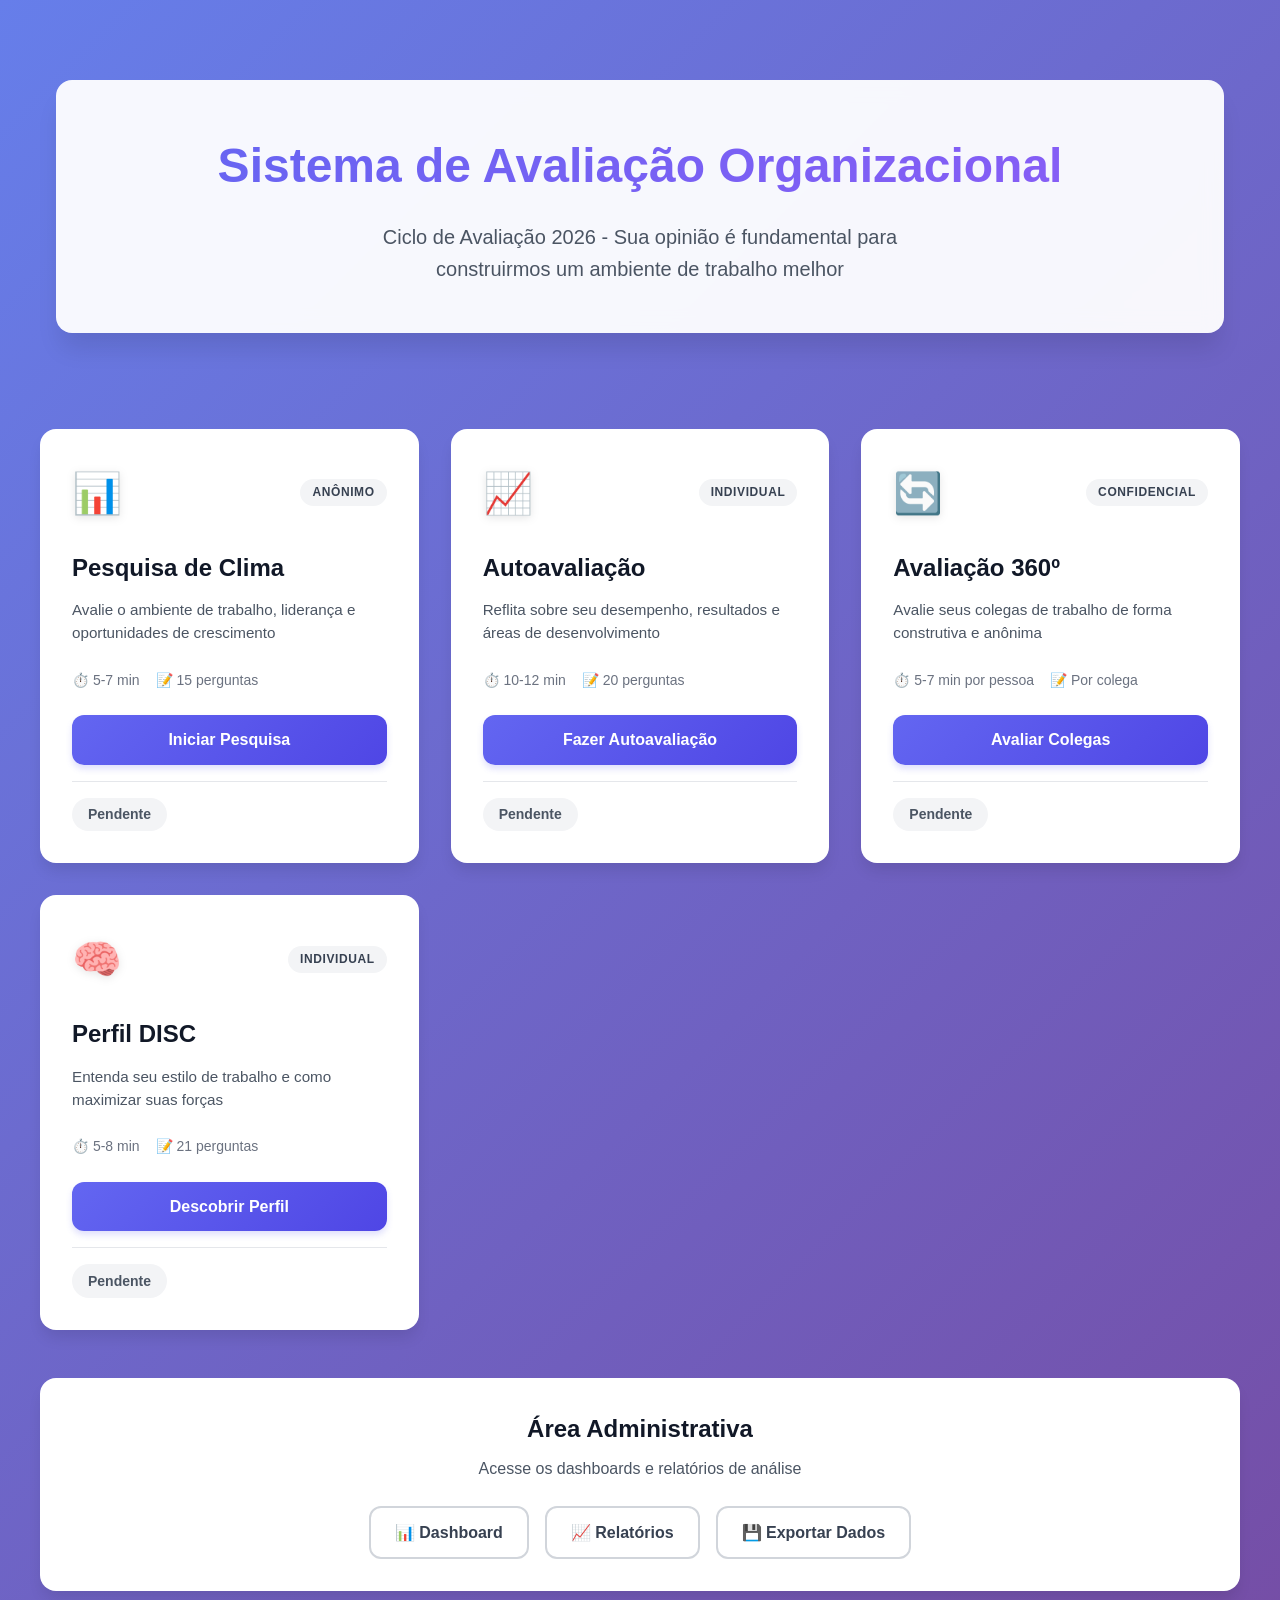
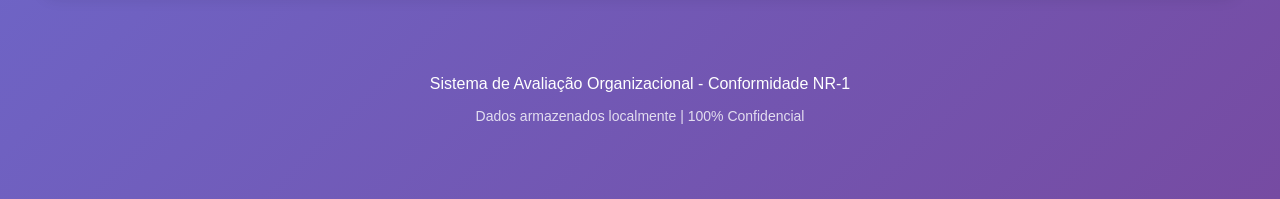
<file: index.html>
<!DOCTYPE html>
<html lang="pt-BR">
<head>
    <meta charset="UTF-8">
    <meta name="viewport" content="width=device-width, initial-scale=1.0">
    <title>Avaliação Organizacional Nubelle</title>
    <link rel="stylesheet" href="css/styles.css">
</head>
<body>
    <div class="container">
        <!-- Hero Section -->
        <header class="hero">
            <div class="hero-content">
                <h1 class="hero-title">Sistema de Avaliação Organizacional</h1>
                <p class="hero-subtitle">Ciclo de Avaliação 2026 - Sua opinião é fundamental para construirmos um ambiente de trabalho melhor</p>
            </div>
        </header>

        <!-- Cards de Formulários -->
        <section class="forms-grid">
            <div class="form-card" data-status="pending">
                <div class="card-header">
                    <div class="card-icon">📊</div>
                    <div class="card-badge">Anônimo</div>
                </div>
                <h2 class="card-title">Pesquisa de Clima</h2>
                <p class="card-description">Avalie o ambiente de trabalho, liderança e oportunidades de crescimento</p>
                <div class="card-meta">
                    <span class="meta-item">⏱️ 5-7 min</span>
                    <span class="meta-item">📝 15 perguntas</span>
                </div>
                <a href="clima.html" class="btn btn-primary">Iniciar Pesquisa</a>
                <div class="card-status" id="status-clima">
                    <span class="status-badge pending">Pendente</span>
                </div>
            </div>

            <div class="form-card" data-status="pending">
                <div class="card-header">
                    <div class="card-icon">📈</div>
                    <div class="card-badge">Individual</div>
                </div>
                <h2 class="card-title">Autoavaliação</h2>
                <p class="card-description">Reflita sobre seu desempenho, resultados e áreas de desenvolvimento</p>
                <div class="card-meta">
                    <span class="meta-item">⏱️ 10-12 min</span>
                    <span class="meta-item">📝 20 perguntas</span>
                </div>
                <a href="autoavaliacao.html" class="btn btn-primary">Fazer Autoavaliação</a>
                <div class="card-status" id="status-auto">
                    <span class="status-badge pending">Pendente</span>
                </div>
            </div>

            <div class="form-card" data-status="pending">
                <div class="card-header">
                    <div class="card-icon">🔄</div>
                    <div class="card-badge">Confidencial</div>
                </div>
                <h2 class="card-title">Avaliação 360º</h2>
                <p class="card-description">Avalie seus colegas de trabalho de forma construtiva e anônima</p>
                <div class="card-meta">
                    <span class="meta-item">⏱️ 5-7 min por pessoa</span>
                    <span class="meta-item">📝 Por colega</span>
                </div>
                <a href="avaliacao360.html" class="btn btn-primary">Avaliar Colegas</a>
                <div class="card-status" id="status-360">
                    <span class="status-badge pending">Pendente</span>
                </div>
            </div>

            <div class="form-card" data-status="pending">
                <div class="card-header">
                    <div class="card-icon">🧠</div>
                    <div class="card-badge">Individual</div>
                </div>
                <h2 class="card-title">Perfil DISC</h2>
                <p class="card-description">Entenda seu estilo de trabalho e como maximizar suas forças</p>
                <div class="card-meta">
                    <span class="meta-item">⏱️ 5-8 min</span>
                    <span class="meta-item">📝 21 perguntas</span>
                </div>
                <a href="disc.html" class="btn btn-primary">Descobrir Perfil</a>
                <div class="card-status" id="status-disc">
                    <span class="status-badge pending">Pendente</span>
                </div>
            </div>
        </section>

        <!-- Admin Section -->
        <section class="admin-section">
            <div class="admin-card">
                <h3>Área Administrativa</h3>
                <p>Acesse os dashboards e relatórios de análise</p>
                <div class="admin-buttons">
                    <a href="dashboard.html" class="btn btn-secondary">📊 Dashboard</a>
                    <a href="relatorios.html" class="btn btn-secondary">📈 Relatórios</a>
                    <button onclick="exportarDados()" class="btn btn-secondary">💾 Exportar Dados</button>
                </div>
            </div>
        </section>

        <!-- Footer -->
        <footer class="footer">
            <p>Sistema de Avaliação Organizacional - Conformidade NR-1</p>
            <p class="footer-meta">Dados armazenados localmente | 100% Confidencial</p>
        </footer>
    </div>

    <script src="js/storage.js"></script>
    <script src="js/app.js"></script>
    <script>
        // Atualizar status dos formulários ao carregar página
        window.addEventListener('DOMContentLoaded', () => {
            atualizarStatusFormularios();
        });

        function atualizarStatusFormularios() {
            const formulariosStatus = {
                clima: localStorage.getItem('clima_completed'),
                auto: localStorage.getItem('autoavaliacao_completed'),
                disc: localStorage.getItem('disc_completed')
            };

            // Clima
            if (formulariosStatus.clima) {
                document.getElementById('status-clima').innerHTML = 
                    '<span class="status-badge completed">✓ Concluído</span>';
            }

            // Autoavaliação
            if (formulariosStatus.auto) {
                document.getElementById('status-auto').innerHTML = 
                    '<span class="status-badge completed">✓ Concluído</span>';
            }

            // DISC
            if (formulariosStatus.disc) {
                document.getElementById('status-disc').innerHTML = 
                    '<span class="status-badge completed">✓ Concluído</span>';
            }

            // 360º - contar quantas avaliações foram feitas
            const avaliacoes360 = JSON.parse(localStorage.getItem('avaliacoes_360') || '[]');
            if (avaliacoes360.length > 0) {
                document.getElementById('status-360').innerHTML = 
                    `<span class="status-badge in-progress">${avaliacoes360.length} avaliações feitas</span>`;
            }
        }

        function exportarDados() {
            const dados = {
                clima: JSON.parse(localStorage.getItem('respostas_clima') || '[]'),
                autoavaliacoes: JSON.parse(localStorage.getItem('autoavaliacoes') || '[]'),
                avaliacoes360: JSON.parse(localStorage.getItem('avaliacoes_360') || '[]'),
                disc: JSON.parse(localStorage.getItem('respostas_disc') || '[]')
            };

            const dataStr = JSON.stringify(dados, null, 2);
            const dataBlob = new Blob([dataStr], {type: 'application/json'});
            
            const url = URL.createObjectURL(dataBlob);
            const link = document.createElement('a');
            link.href = url;
            link.download = `dados_avaliacao_${new Date().toISOString().split('T')[0]}.json`;
            link.click();
            
            alert('✓ Dados exportados com sucesso!');
        }
    </script>
    
    <script src="js/auth.js"></script>
    <script>
        // Adicionar proteção aos links administrativos
        document.addEventListener('DOMContentLoaded', function() {
            // Proteger link do dashboard
            const linkDashboard = document.querySelector('a[href="dashboard.html"]');
            if (linkDashboard) {
                linkDashboard.addEventListener('click', function(e) {
                    e.preventDefault();
                    if (verificarLogin()) {
                        window.location.href = 'dashboard.html';
                    } else {
                        window.location.href = 'login.html?redirect=dashboard.html';
                    }
                });
            }
            
            // Proteger link de relatórios
            const linkRelatorios = document.querySelector('a[href="relatorios.html"]');
            if (linkRelatorios) {
                linkRelatorios.addEventListener('click', function(e) {
                    e.preventDefault();
                    if (verificarLogin()) {
                        window.location.href = 'relatorios.html';
                    } else {
                        window.location.href = 'login.html?redirect=relatorios.html';
                    }
                });
            }
        });
    </script>
</body>
</html>
</file>
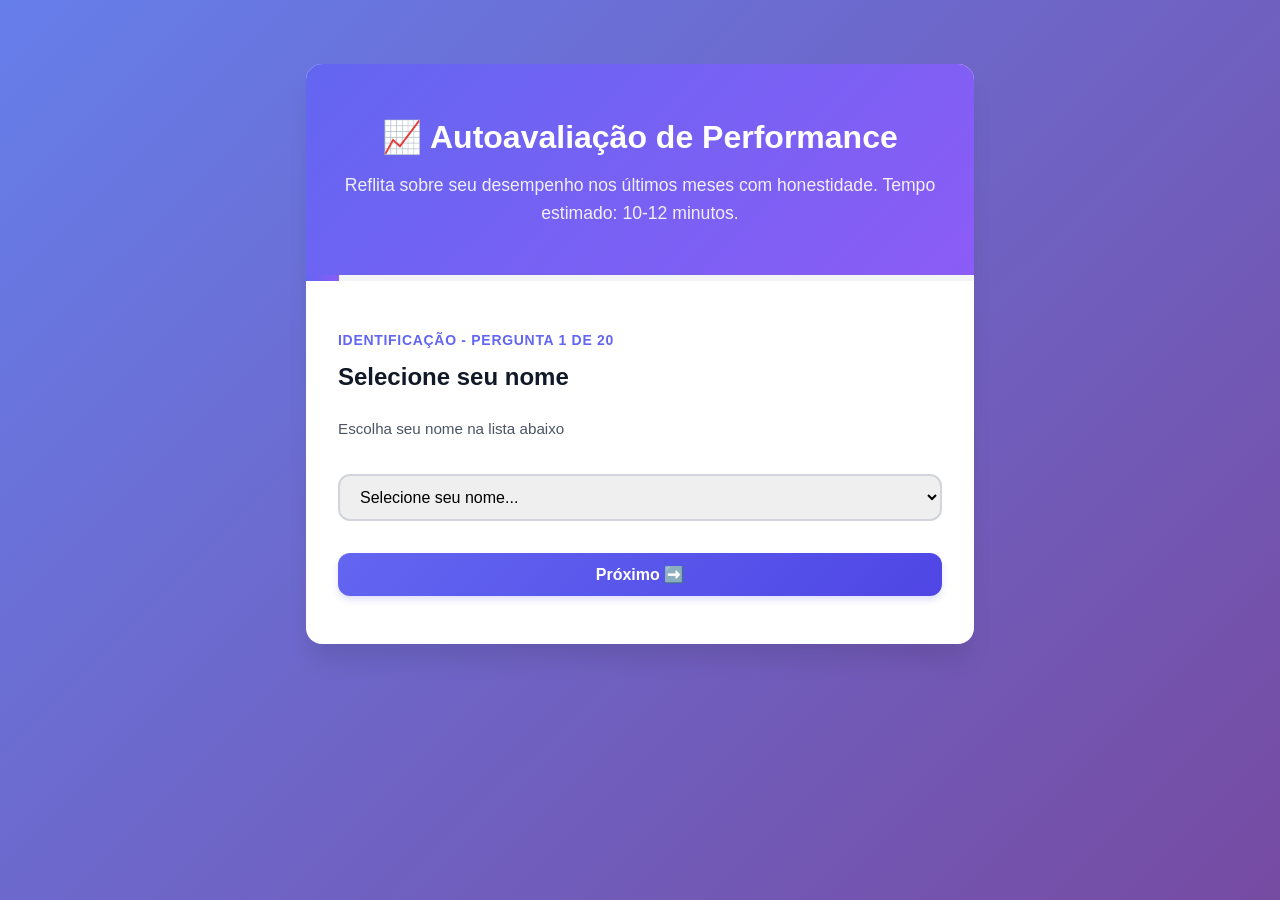
<file: autoavaliacao.html>
<!DOCTYPE html>
<html lang="pt-BR">
<head>
    <meta charset="UTF-8">
    <meta name="viewport" content="width=device-width, initial-scale=1.0">
    <title>Autoavaliação de Performance</title>
    <link rel="stylesheet" href="css/styles.css">
</head>
<body>
    <div class="form-container">
        <div class="form-wrapper">
            <div class="form-header">
                <h1>📈 Autoavaliação de Performance</h1>
                <p>Reflita sobre seu desempenho nos últimos meses com honestidade. Tempo estimado: 10-12 minutos.</p>
            </div>

            <div class="form-progress">
                <div class="form-progress-bar" id="progressBar" style="width: 0%"></div>
            </div>

            <form id="autoavaliacaoForm" class="form-body">
                <!-- Perguntas serão inseridas dinamicamente via JavaScript -->
                
                <div class="form-navigation">
                    <button type="button" class="btn btn-back nav-btn" id="btnVoltar" style="display:none">⬅️ Voltar</button>
                    <button type="button" class="btn btn-primary nav-btn" id="btnProximo">Próximo ➡️</button>
                    <button type="submit" class="btn btn-primary nav-btn" id="btnEnviar" style="display:none">✓ Enviar Autoavaliação</button>
                </div>
            </form>
        </div>
    </div>

    <script src="js/storage.js"></script>
    <script src="js/autoavaliacao-questions.js"></script>
</body>
</html>
</file>
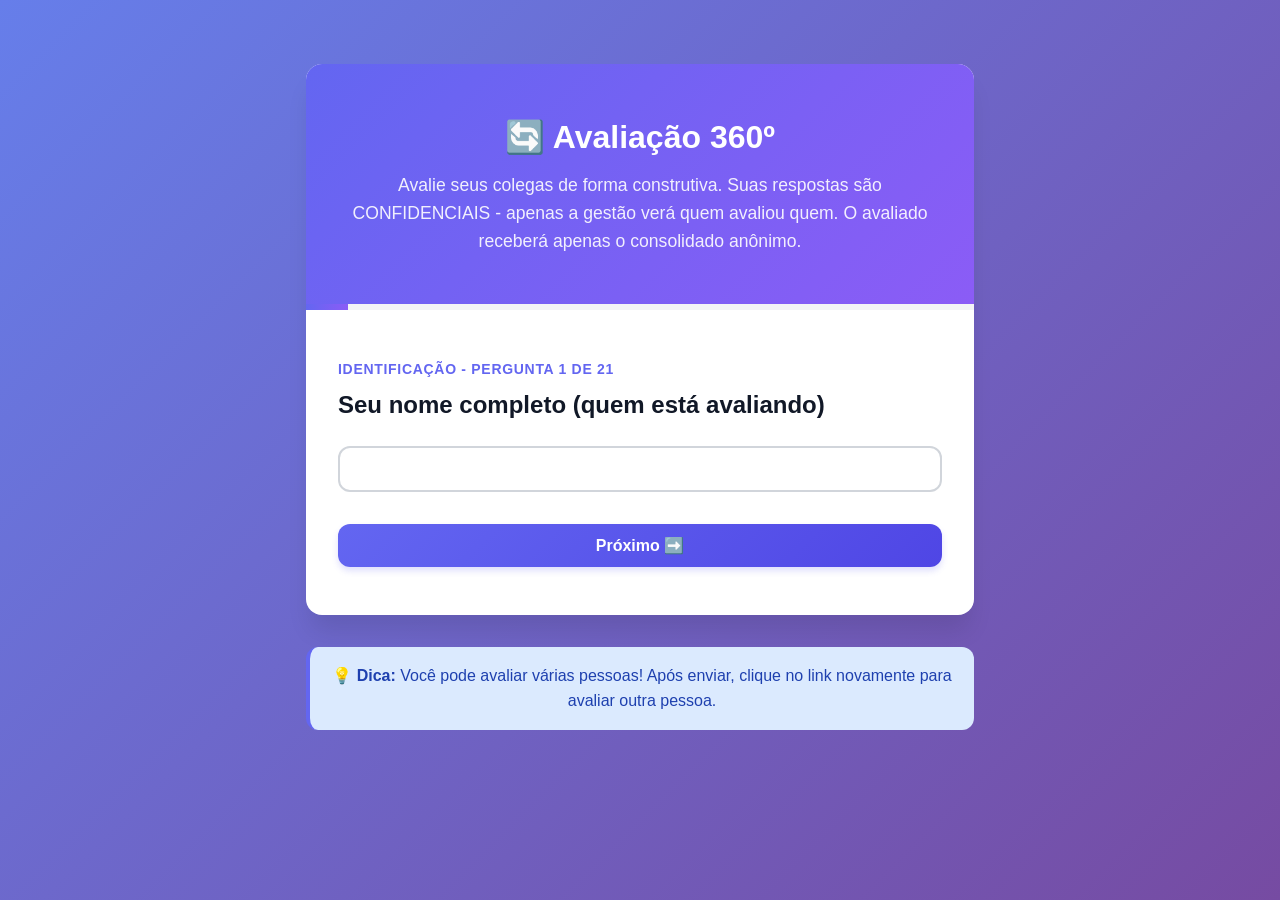
<file: avaliacao360.html>
<!DOCTYPE html>
<html lang="pt-BR">
<head>
    <meta charset="UTF-8">
    <meta name="viewport" content="width=device-width, initial-scale=1.0">
    <title>Avaliação 360º</title>
    <link rel="stylesheet" href="css/styles.css">
</head>
<body>
    <div class="form-container">
        <div class="form-wrapper">
            <div class="form-header">
                <h1>🔄 Avaliação 360º</h1>
                <p>Avalie seus colegas de forma construtiva. Suas respostas são CONFIDENCIAIS - apenas a gestão verá quem avaliou quem. O avaliado receberá apenas o consolidado anônimo.</p>
            </div>

            <div class="form-progress">
                <div class="form-progress-bar" id="progressBar" style="width: 0%"></div>
            </div>

            <form id="avaliacao360Form" class="form-body">
                <!-- Perguntas serão inseridas dinamicamente -->
                
                <div class="form-navigation">
                    <button type="button" class="btn btn-back nav-btn" id="btnVoltar" style="display:none">⬅️ Voltar</button>
                    <button type="button" class="btn btn-primary nav-btn" id="btnProximo">Próximo ➡️</button>
                    <button type="submit" class="btn btn-primary nav-btn" id="btnEnviar" style="display:none">✓ Enviar Avaliação</button>
                </div>
            </form>
        </div>

        <div class="alert alert-info" style="margin-top: 2rem; text-align: center;">
            <strong>💡 Dica:</strong> Você pode avaliar várias pessoas! Após enviar, clique no link novamente para avaliar outra pessoa.
        </div>
    </div>

    <script src="js/storage.js"></script>
    <script src="js/avaliacao360-questions.js"></script>
</body>
</html>
</file>
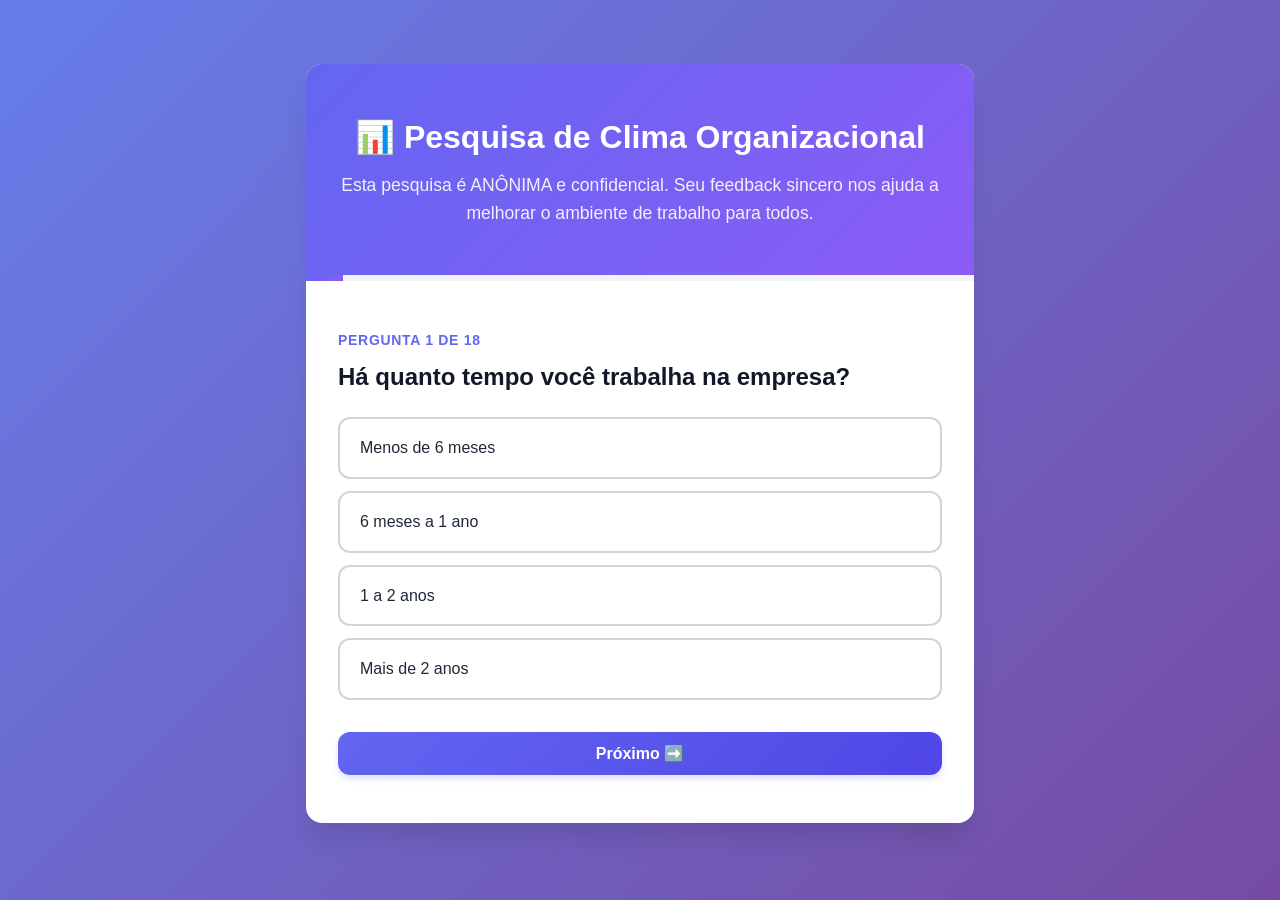
<file: clima.html>
<!DOCTYPE html>
<html lang="pt-BR">
<head>
    <meta charset="UTF-8">
    <meta name="viewport" content="width=device-width, initial-scale=1.0">
    <title>Pesquisa de Clima Organizacional</title>
    <link rel="stylesheet" href="css/styles.css">
</head>
<body>
    <div class="form-container">
        <div class="form-wrapper">
            <div class="form-header">
                <h1>📊 Pesquisa de Clima Organizacional</h1>
                <p>Esta pesquisa é ANÔNIMA e confidencial. Seu feedback sincero nos ajuda a melhorar o ambiente de trabalho para todos.</p>
            </div>

            <div class="form-progress">
                <div class="form-progress-bar" id="progressBar" style="width: 0%"></div>
            </div>

            <form id="climaForm" class="form-body">
                <!-- Pergunta 1 -->
                <div class="question-slide active" data-question="1">
                    <div class="question-number">Pergunta 1 de 18</div>
                    <div class="question-text">Há quanto tempo você trabalha na empresa?</div>
                    <div class="option-group">
                        <div class="option-item">
                            <input type="radio" name="q1" id="q1_a" value="menos_6meses" required>
                            <label class="option-label" for="q1_a">Menos de 6 meses</label>
                        </div>
                        <div class="option-item">
                            <input type="radio" name="q1" id="q1_b" value="6meses_1ano">
                            <label class="option-label" for="q1_b">6 meses a 1 ano</label>
                        </div>
                        <div class="option-item">
                            <input type="radio" name="q1" id="q1_c" value="1_2anos">
                            <label class="option-label" for="q1_c">1 a 2 anos</label>
                        </div>
                        <div class="option-item">
                            <input type="radio" name="q1" id="q1_d" value="mais_2anos">
                            <label class="option-label" for="q1_d">Mais de 2 anos</label>
                        </div>
                    </div>
                </div>

                <!-- Pergunta 2 -->
                <div class="question-slide" data-question="2">
                    <div class="question-number">Pergunta 2 de 18</div>
                    <div class="question-text">Qual sua área de atuação?</div>
                    <div class="option-group">
                        <div class="option-item">
                            <input type="radio" name="q2" id="q2_a" value="recepcao" required>
                            <label class="option-label" for="q2_a">Recepção</label>
                        </div>
                        <div class="option-item">
                            <input type="radio" name="q2" id="q2_b" value="vendas">
                            <label class="option-label" for="q2_b">Consultoria/Vendas</label>
                        </div>
                        <div class="option-item">
                            <input type="radio" name="q2" id="q2_c" value="tecnico">
                            <label class="option-label" for="q2_c">Procedimentos técnicos (injetores)</label>
                        </div>
                        <div class="option-item">
                            <input type="radio" name="q2" id="q2_d" value="gestao">
                            <label class="option-label" for="q2_d">Coordenação/Gestão</label>
                        </div>
                        <div class="option-item">
                            <input type="radio" name="q2" id="q2_e" value="outro">
                            <label class="option-label" for="q2_e">Outro</label>
                        </div>
                    </div>
                </div>

                <!-- Perguntas 3-14: Escala 1-5 -->
                <div class="question-slide" data-question="3">
                    <div class="question-number">Pergunta 3 de 18</div>
                    <div class="question-text">Tenho clareza sobre o que é esperado de mim no trabalho</div>
                    <div class="scale-container">
                        <div class="scale-item">
                            <input type="radio" name="q3" id="q3_1" value="1" required>
                            <label class="scale-label" for="q3_1">
                                <span class="scale-number">1</span>
                                <span class="scale-text">Discordo totalmente</span>
                            </label>
                        </div>
                        <div class="scale-item">
                            <input type="radio" name="q3" id="q3_2" value="2">
                            <label class="scale-label" for="q3_2">
                                <span class="scale-number">2</span>
                            </label>
                        </div>
                        <div class="scale-item">
                            <input type="radio" name="q3" id="q3_3" value="3">
                            <label class="scale-label" for="q3_3">
                                <span class="scale-number">3</span>
                            </label>
                        </div>
                        <div class="scale-item">
                            <input type="radio" name="q3" id="q3_4" value="4">
                            <label class="scale-label" for="q3_4">
                                <span class="scale-number">4</span>
                            </label>
                        </div>
                        <div class="scale-item">
                            <input type="radio" name="q3" id="q3_5" value="5">
                            <label class="scale-label" for="q3_5">
                                <span class="scale-number">5</span>
                                <span class="scale-text">Concordo totalmente</span>
                            </label>
                        </div>
                    </div>
                </div>

                <!-- Continua até pergunta 18... vou adicionar dinamicamente -->

                <div class="form-navigation">
                    <button type="button" class="btn btn-back nav-btn" id="btnVoltar" style="display:none">⬅️ Voltar</button>
                    <button type="button" class="btn btn-primary nav-btn" id="btnProximo">Próximo ➡️</button>
                    <button type="submit" class="btn btn-primary nav-btn" id="btnEnviar" style="display:none">✓ Enviar Respostas</button>
                </div>
            </form>
        </div>
    </div>

    <script src="js/storage.js"></script>
    <script src="js/clima-questions.js"></script>
</body>
</html>
</file>
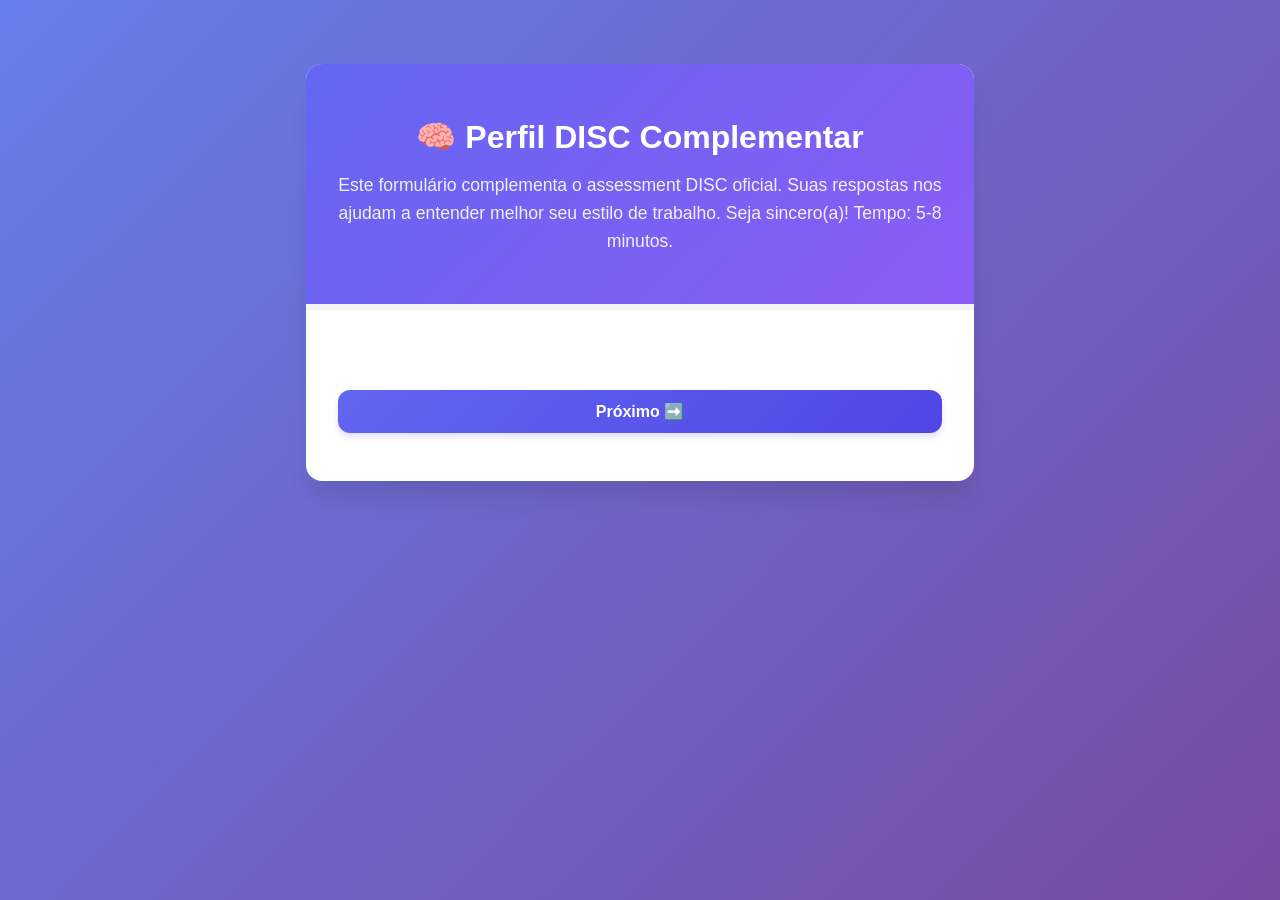
<file: disc.html>
<!DOCTYPE html>
<html lang="pt-BR">
<head>
    <meta charset="UTF-8">
    <meta name="viewport" content="width=device-width, initial-scale=1.0">
    <title>Perfil DISC Complementar</title>
    <link rel="stylesheet" href="css/styles.css">
</head>
<body>
    <div class="form-container">
        <div class="form-wrapper">
            <div class="form-header">
                <h1>🧠 Perfil DISC Complementar</h1>
                <p>Este formulário complementa o assessment DISC oficial. Suas respostas nos ajudam a entender melhor seu estilo de trabalho. Seja sincero(a)! Tempo: 5-8 minutos.</p>
            </div>

            <div class="form-progress">
                <div class="form-progress-bar" id="progressBar" style="width: 0%"></div>
            </div>

            <form id="discForm" class="form-body">
                <!-- Perguntas serão inseridas dinamicamente -->
                
                <div class="form-navigation">
                    <button type="button" class="btn btn-back nav-btn" id="btnVoltar" style="display:none">⬅️ Voltar</button>
                    <button type="button" class="btn btn-primary nav-btn" id="btnProximo">Próximo ➡️</button>
                    <button type="submit" class="btn btn-primary nav-btn" id="btnEnviar" style="display:none">✓ Enviar Respostas</button>
                </div>
            </form>
        </div>
    </div>

    <script src="js/storage.js"></script>
    <script src="js/disc-questions.js"></script>
</body>
</html>
</file>
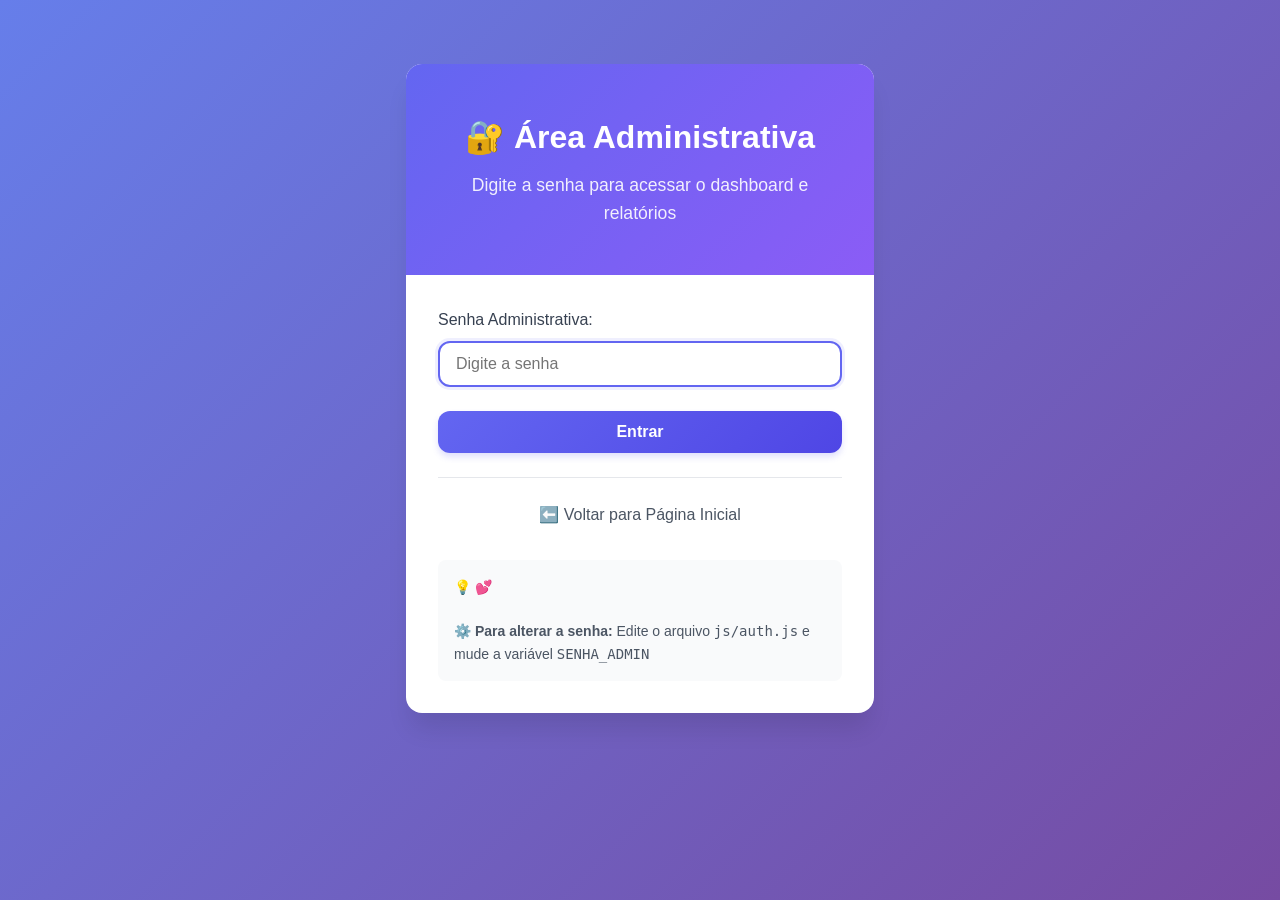
<file: login.html>
<!DOCTYPE html>
<html lang="pt-BR">
<head>
    <meta charset="UTF-8">
    <meta name="viewport" content="width=device-width, initial-scale=1.0">
    <title>Login Administrativo</title>
    <link rel="stylesheet" href="css/styles.css">
</head>
<body>
    <div class="form-container" style="max-width: 500px;">
        <div class="form-wrapper">
            <div class="form-header" style="text-align: center;">
                <h1>🔐 Área Administrativa</h1>
                <p>Digite a senha para acessar o dashboard e relatórios</p>
            </div>

            <div class="form-body" style="padding: 2rem;">
                <form id="loginForm">
                    <div class="input-group">
                        <label class="input-label" for="senha">Senha Administrativa:</label>
                        <input type="password" id="senha" class="input-text" required autofocus placeholder="Digite a senha">
                    </div>

                    <div id="erro-container" style="display: none; padding: 1rem; background: #fee2e2; border-radius: 0.5rem; color: #991b1b; margin-bottom: 1rem;">
                        <strong>❌ Senha incorreta!</strong> Tente novamente.
                    </div>

                    <button type="submit" class="btn btn-primary" style="width: 100%;">Entrar</button>

                    <div style="text-align: center; margin-top: 1.5rem; padding-top: 1.5rem; border-top: 1px solid var(--gray-200);">
                        <a href="index.html" style="color: var(--gray-600); text-decoration: none;">⬅️ Voltar para Página Inicial</a>
                    </div>
                </form>

                <div style="margin-top: 2rem; padding: 1rem; background: var(--gray-50); border-radius: 0.5rem; font-size: 0.875rem; color: var(--gray-600);">
                    <strong>💡</strong> 💕
                    <br><br>
                    <strong>⚙️ Para alterar a senha:</strong> Edite o arquivo <code>js/auth.js</code> e mude a variável <code>SENHA_ADMIN</code>
                </div>
            </div>
        </div>
    </div>

    <script src="js/auth.js"></script>
</body>
</html>
</file>
<file: css/styles.css>
/* ============================================
   SISTEMA DE AVALIAÇÃO - DESIGN MODERNO
   ============================================ */

:root {
    /* Cores principais */
    --primary: #6366f1;
    --primary-dark: #4f46e5;
    --primary-light: #818cf8;
    --secondary: #8b5cf6;
    --success: #10b981;
    --warning: #f59e0b;
    --danger: #ef4444;
    
    /* Cores neutras */
    --gray-50: #f9fafb;
    --gray-100: #f3f4f6;
    --gray-200: #e5e7eb;
    --gray-300: #d1d5db;
    --gray-400: #9ca3af;
    --gray-500: #6b7280;
    --gray-600: #4b5563;
    --gray-700: #374151;
    --gray-800: #1f2937;
    --gray-900: #111827;
    
    /* Espaçamentos */
    --spacing-xs: 0.5rem;
    --spacing-sm: 1rem;
    --spacing-md: 1.5rem;
    --spacing-lg: 2rem;
    --spacing-xl: 3rem;
    
    /* Tipografia */
    --font-sans: -apple-system, BlinkMacSystemFont, 'Segoe UI', Roboto, 'Helvetica Neue', Arial, sans-serif;
    
    /* Bordas */
    --radius-sm: 0.5rem;
    --radius-md: 0.75rem;
    --radius-lg: 1rem;
    
    /* Sombras */
    --shadow-sm: 0 1px 2px 0 rgba(0, 0, 0, 0.05);
    --shadow-md: 0 4px 6px -1px rgba(0, 0, 0, 0.1);
    --shadow-lg: 0 10px 15px -3px rgba(0, 0, 0, 0.1);
    --shadow-xl: 0 20px 25px -5px rgba(0, 0, 0, 0.1);
}

/* ============================================
   RESET E BASE
   ============================================ */

* {
    margin: 0;
    padding: 0;
    box-sizing: border-box;
}

body {
    font-family: var(--font-sans);
    font-size: 16px;
    line-height: 1.6;
    color: var(--gray-800);
    background: linear-gradient(135deg, #667eea 0%, #764ba2 100%);
    min-height: 100vh;
    padding: 2rem 1rem;
}

.container {
    max-width: 1200px;
    margin: 0 auto;
}

/* ============================================
   HERO SECTION
   ============================================ */

.hero {
    text-align: center;
    padding: 3rem 1rem;
    margin-bottom: 3rem;
}

.hero-content {
    background: rgba(255, 255, 255, 0.95);
    backdrop-filter: blur(10px);
    padding: 3rem 2rem;
    border-radius: var(--radius-lg);
    box-shadow: var(--shadow-xl);
}

.hero-title {
    font-size: clamp(2rem, 5vw, 3rem);
    font-weight: 800;
    color: var(--gray-900);
    margin-bottom: 1rem;
    background: linear-gradient(135deg, var(--primary), var(--secondary));
    -webkit-background-clip: text;
    -webkit-text-fill-color: transparent;
    background-clip: text;
}

.hero-subtitle {
    font-size: clamp(1rem, 2.5vw, 1.25rem);
    color: var(--gray-600);
    max-width: 600px;
    margin: 0 auto;
}

/* ============================================
   FORMS GRID
   ============================================ */

.forms-grid {
    display: grid;
    grid-template-columns: repeat(auto-fit, minmax(280px, 1fr));
    gap: 2rem;
    margin-bottom: 3rem;
}

.form-card {
    background: white;
    border-radius: var(--radius-lg);
    padding: 2rem;
    box-shadow: var(--shadow-lg);
    transition: all 0.3s ease;
    position: relative;
    overflow: hidden;
}

.form-card::before {
    content: '';
    position: absolute;
    top: 0;
    left: 0;
    right: 0;
    height: 4px;
    background: linear-gradient(90deg, var(--primary), var(--secondary));
    transform: scaleX(0);
    transition: transform 0.3s ease;
}

.form-card:hover {
    transform: translateY(-4px);
    box-shadow: var(--shadow-xl);
}

.form-card:hover::before {
    transform: scaleX(1);
}

.card-header {
    display: flex;
    justify-content: space-between;
    align-items: center;
    margin-bottom: 1.5rem;
}

.card-icon {
    font-size: 2.5rem;
    filter: drop-shadow(0 2px 4px rgba(0,0,0,0.1));
}

.card-badge {
    padding: 0.25rem 0.75rem;
    background: var(--gray-100);
    color: var(--gray-700);
    border-radius: 999px;
    font-size: 0.75rem;
    font-weight: 600;
    text-transform: uppercase;
    letter-spacing: 0.05em;
}

.card-title {
    font-size: 1.5rem;
    font-weight: 700;
    color: var(--gray-900);
    margin-bottom: 0.75rem;
}

.card-description {
    color: var(--gray-600);
    font-size: 0.95rem;
    line-height: 1.5;
    margin-bottom: 1.5rem;
}

.card-meta {
    display: flex;
    gap: 1rem;
    margin-bottom: 1.5rem;
}

.meta-item {
    font-size: 0.875rem;
    color: var(--gray-500);
    display: flex;
    align-items: center;
    gap: 0.25rem;
}

.card-status {
    margin-top: 1rem;
    padding-top: 1rem;
    border-top: 1px solid var(--gray-200);
}

.status-badge {
    display: inline-block;
    padding: 0.35rem 1rem;
    border-radius: 999px;
    font-size: 0.875rem;
    font-weight: 600;
}

.status-badge.pending {
    background: var(--gray-100);
    color: var(--gray-600);
}

.status-badge.in-progress {
    background: #fef3c7;
    color: #92400e;
}

.status-badge.completed {
    background: #d1fae5;
    color: #065f46;
}

/* ============================================
   BUTTONS
   ============================================ */

.btn {
    display: inline-block;
    padding: 0.75rem 1.5rem;
    font-size: 1rem;
    font-weight: 600;
    text-decoration: none;
    border-radius: var(--radius-md);
    transition: all 0.2s ease;
    cursor: pointer;
    border: none;
    text-align: center;
    width: 100%;
}

.btn-primary {
    background: linear-gradient(135deg, var(--primary), var(--primary-dark));
    color: white;
    box-shadow: 0 4px 6px rgba(99, 102, 241, 0.2);
}

.btn-primary:hover {
    transform: translateY(-2px);
    box-shadow: 0 8px 12px rgba(99, 102, 241, 0.3);
}

.btn-secondary {
    background: white;
    color: var(--gray-700);
    border: 2px solid var(--gray-300);
}

.btn-secondary:hover {
    border-color: var(--primary);
    color: var(--primary);
    background: var(--gray-50);
}

/* ============================================
   ADMIN SECTION
   ============================================ */

.admin-section {
    margin-bottom: 3rem;
}

.admin-card {
    background: white;
    border-radius: var(--radius-lg);
    padding: 2rem;
    box-shadow: var(--shadow-lg);
    text-align: center;
}

.admin-card h3 {
    font-size: 1.5rem;
    font-weight: 700;
    color: var(--gray-900);
    margin-bottom: 0.5rem;
}

.admin-card p {
    color: var(--gray-600);
    margin-bottom: 1.5rem;
}

.admin-buttons {
    display: flex;
    gap: 1rem;
    flex-wrap: wrap;
    justify-content: center;
}

.admin-buttons .btn {
    width: auto;
    min-width: 150px;
}

/* ============================================
   FOOTER
   ============================================ */

.footer {
    text-align: center;
    padding: 2rem 1rem;
    color: white;
}

.footer p {
    margin-bottom: 0.5rem;
    font-weight: 500;
}

.footer-meta {
    font-size: 0.875rem;
    opacity: 0.8;
}

/* ============================================
   FORMULÁRIOS (Páginas internas)
   ============================================ */

.form-container {
    max-width: 700px;
    margin: 0 auto;
    padding: 2rem 1rem;
}

.form-wrapper {
    background: white;
    border-radius: var(--radius-lg);
    box-shadow: var(--shadow-xl);
    overflow: hidden;
}

.form-header {
    background: linear-gradient(135deg, var(--primary), var(--secondary));
    color: white;
    padding: 3rem 2rem;
    text-align: center;
}

.form-header h1 {
    font-size: 2rem;
    font-weight: 700;
    margin-bottom: 0.5rem;
}

.form-header p {
    opacity: 0.9;
    font-size: 1.1rem;
}

.form-progress {
    background: var(--gray-100);
    height: 6px;
}

.form-progress-bar {
    background: linear-gradient(90deg, var(--primary), var(--secondary));
    height: 100%;
    transition: width 0.3s ease;
}

.form-body {
    padding: 3rem 2rem;
}

.question-slide {
    display: none;
    animation: slideIn 0.3s ease;
}

.question-slide.active {
    display: block;
}

@keyframes slideIn {
    from {
        opacity: 0;
        transform: translateX(20px);
    }
    to {
        opacity: 1;
        transform: translateX(0);
    }
}

.question-number {
    font-size: 0.875rem;
    font-weight: 600;
    color: var(--primary);
    margin-bottom: 0.5rem;
    text-transform: uppercase;
    letter-spacing: 0.05em;
}

.question-text {
    font-size: 1.5rem;
    font-weight: 600;
    color: var(--gray-900);
    margin-bottom: 1.5rem;
    line-height: 1.4;
}

.question-description {
    color: var(--gray-600);
    font-size: 0.95rem;
    margin-bottom: 2rem;
}

/* ============================================
   INPUTS DO FORMULÁRIO
   ============================================ */

.input-group {
    margin-bottom: 1.5rem;
}

.input-label {
    display: block;
    font-weight: 500;
    color: var(--gray-700);
    margin-bottom: 0.5rem;
}

.input-text,
.input-textarea,
.input-select {
    width: 100%;
    padding: 0.75rem 1rem;
    font-size: 1rem;
    border: 2px solid var(--gray-300);
    border-radius: var(--radius-md);
    transition: all 0.2s ease;
    font-family: var(--font-sans);
}

.input-text:focus,
.input-textarea:focus,
.input-select:focus {
    outline: none;
    border-color: var(--primary);
    box-shadow: 0 0 0 3px rgba(99, 102, 241, 0.1);
}

.input-textarea {
    min-height: 120px;
    resize: vertical;
}

/* Radio e Checkbox personalizados */
.option-group {
    display: flex;
    flex-direction: column;
    gap: 0.75rem;
}

.option-item {
    position: relative;
}

.option-item input[type="radio"],
.option-item input[type="checkbox"] {
    position: absolute;
    opacity: 0;
}

.option-label {
    display: block;
    padding: 1rem 1.25rem;
    border: 2px solid var(--gray-300);
    border-radius: var(--radius-md);
    cursor: pointer;
    transition: all 0.2s ease;
    font-weight: 500;
}

.option-item input:checked + .option-label {
    border-color: var(--primary);
    background: var(--gray-50);
    color: var(--primary);
}

.option-label:hover {
    border-color: var(--primary-light);
    background: var(--gray-50);
}

/* Escala (Rating) */
.scale-container {
    display: flex;
    justify-content: space-between;
    gap: 0.5rem;
    margin: 2rem 0;
}

.scale-item {
    flex: 1;
    text-align: center;
}

.scale-item input[type="radio"] {
    position: absolute;
    opacity: 0;
}

.scale-label {
    display: flex;
    flex-direction: column;
    align-items: center;
    gap: 0.5rem;
    padding: 1rem 0.5rem;
    border: 2px solid var(--gray-300);
    border-radius: var(--radius-md);
    cursor: pointer;
    transition: all 0.2s ease;
    background: white;
}

.scale-number {
    font-size: 1.5rem;
    font-weight: 700;
    color: var(--gray-600);
}

.scale-text {
    font-size: 0.75rem;
    color: var(--gray-500);
}

.scale-item input:checked + .scale-label {
    border-color: var(--primary);
    background: var(--primary);
}

.scale-item input:checked + .scale-label .scale-number,
.scale-item input:checked + .scale-label .scale-text {
    color: white;
}

.scale-label:hover {
    border-color: var(--primary-light);
    transform: translateY(-2px);
}

/* ============================================
   NAVEGAÇÃO DO FORMULÁRIO
   ============================================ */

.form-navigation {
    display: flex;
    gap: 1rem;
    margin-top: 2rem;
}

.nav-btn {
    flex: 1;
}

.btn-back {
    background: var(--gray-100);
    color: var(--gray-700);
}

.btn-back:hover {
    background: var(--gray-200);
}

/* ============================================
   MENSAGENS
   ============================================ */

.alert {
    padding: 1rem 1.25rem;
    border-radius: var(--radius-md);
    margin-bottom: 1.5rem;
}

.alert-success {
    background: #d1fae5;
    border-left: 4px solid var(--success);
    color: #065f46;
}

.alert-info {
    background: #dbeafe;
    border-left: 4px solid var(--primary);
    color: #1e40af;
}

/* ============================================
   DASHBOARD
   ============================================ */

.dashboard-grid {
    display: grid;
    grid-template-columns: repeat(auto-fit, minmax(250px, 1fr));
    gap: 1.5rem;
    margin-bottom: 2rem;
}

.stat-card {
    background: white;
    padding: 1.5rem;
    border-radius: var(--radius-lg);
    box-shadow: var(--shadow-md);
}

.stat-label {
    font-size: 0.875rem;
    color: var(--gray-600);
    margin-bottom: 0.5rem;
    text-transform: uppercase;
    letter-spacing: 0.05em;
}

.stat-value {
    font-size: 2.5rem;
    font-weight: 700;
    color: var(--gray-900);
}

.chart-container {
    background: white;
    padding: 2rem;
    border-radius: var(--radius-lg);
    box-shadow: var(--shadow-md);
    margin-bottom: 2rem;
}

.chart-title {
    font-size: 1.25rem;
    font-weight: 700;
    color: var(--gray-900);
    margin-bottom: 1.5rem;
}

/* ============================================
   RESPONSIVE
   ============================================ */

@media (max-width: 768px) {
    body {
        padding: 1rem 0.5rem;
    }
    
    .hero-content {
        padding: 2rem 1.5rem;
    }
    
    .forms-grid {
        grid-template-columns: 1fr;
    }
    
    .scale-container {
        flex-wrap: wrap;
    }
    
    .scale-item {
        min-width: calc(20% - 0.5rem);
    }
    
    .admin-buttons {
        flex-direction: column;
    }
    
    .admin-buttons .btn {
        width: 100%;
    }
}

/* ============================================
   ANIMAÇÕES
   ============================================ */

@keyframes fadeIn {
    from {
        opacity: 0;
        transform: translateY(10px);
    }
    to {
        opacity: 1;
        transform: translateY(0);
    }
}

.fade-in {
    animation: fadeIn 0.3s ease;
}
</file>
